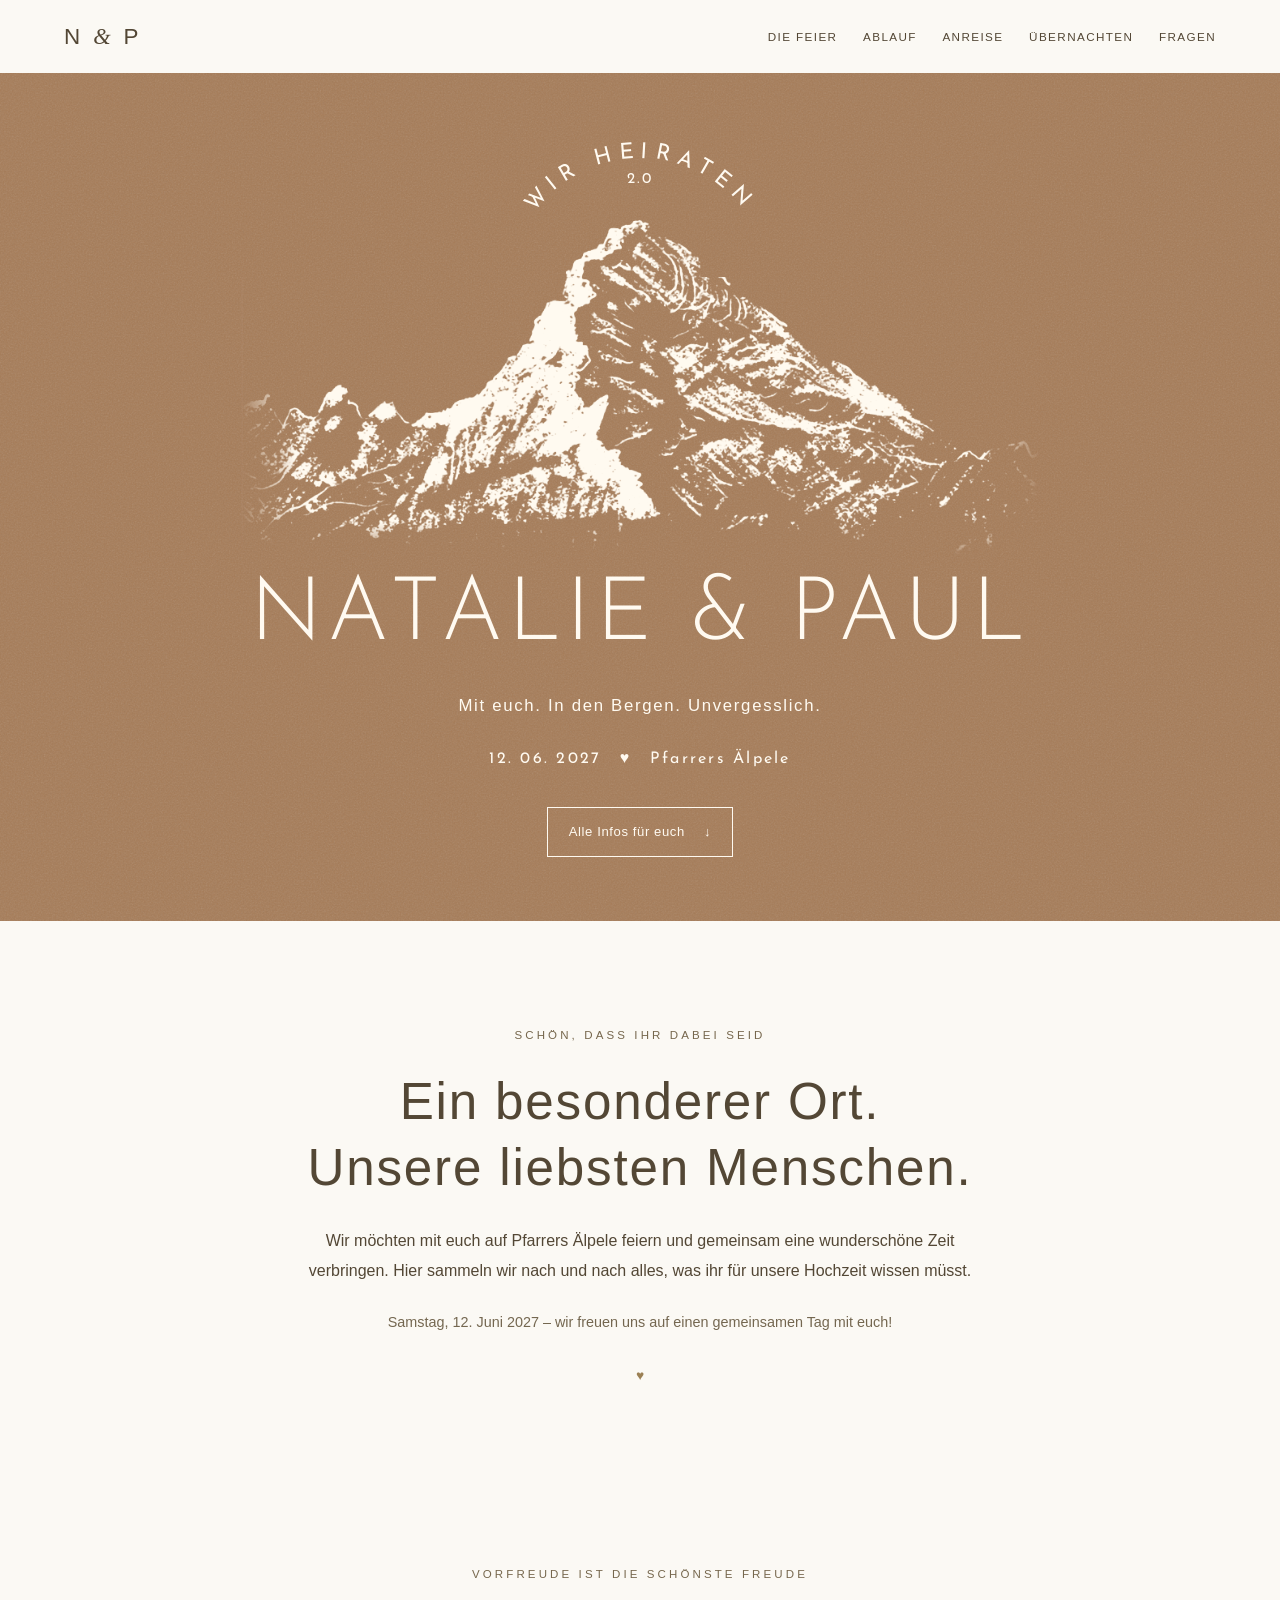
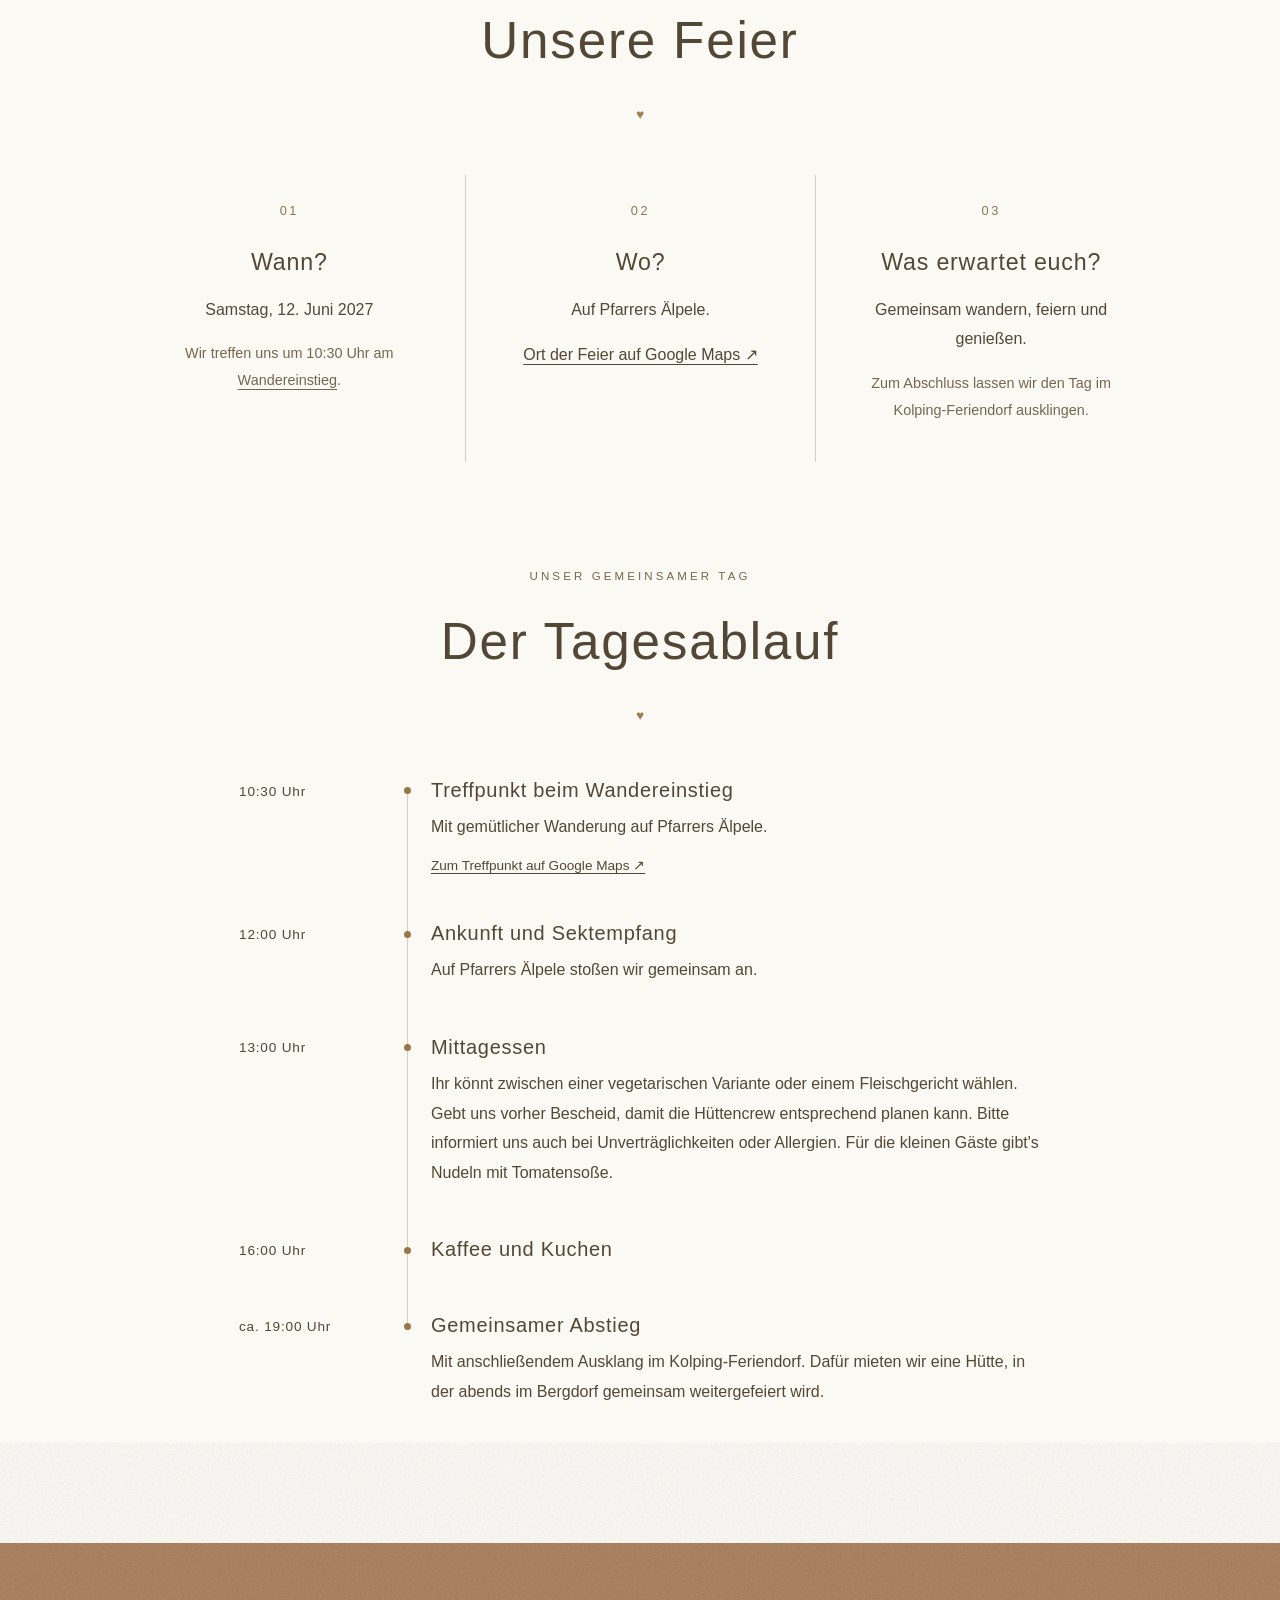
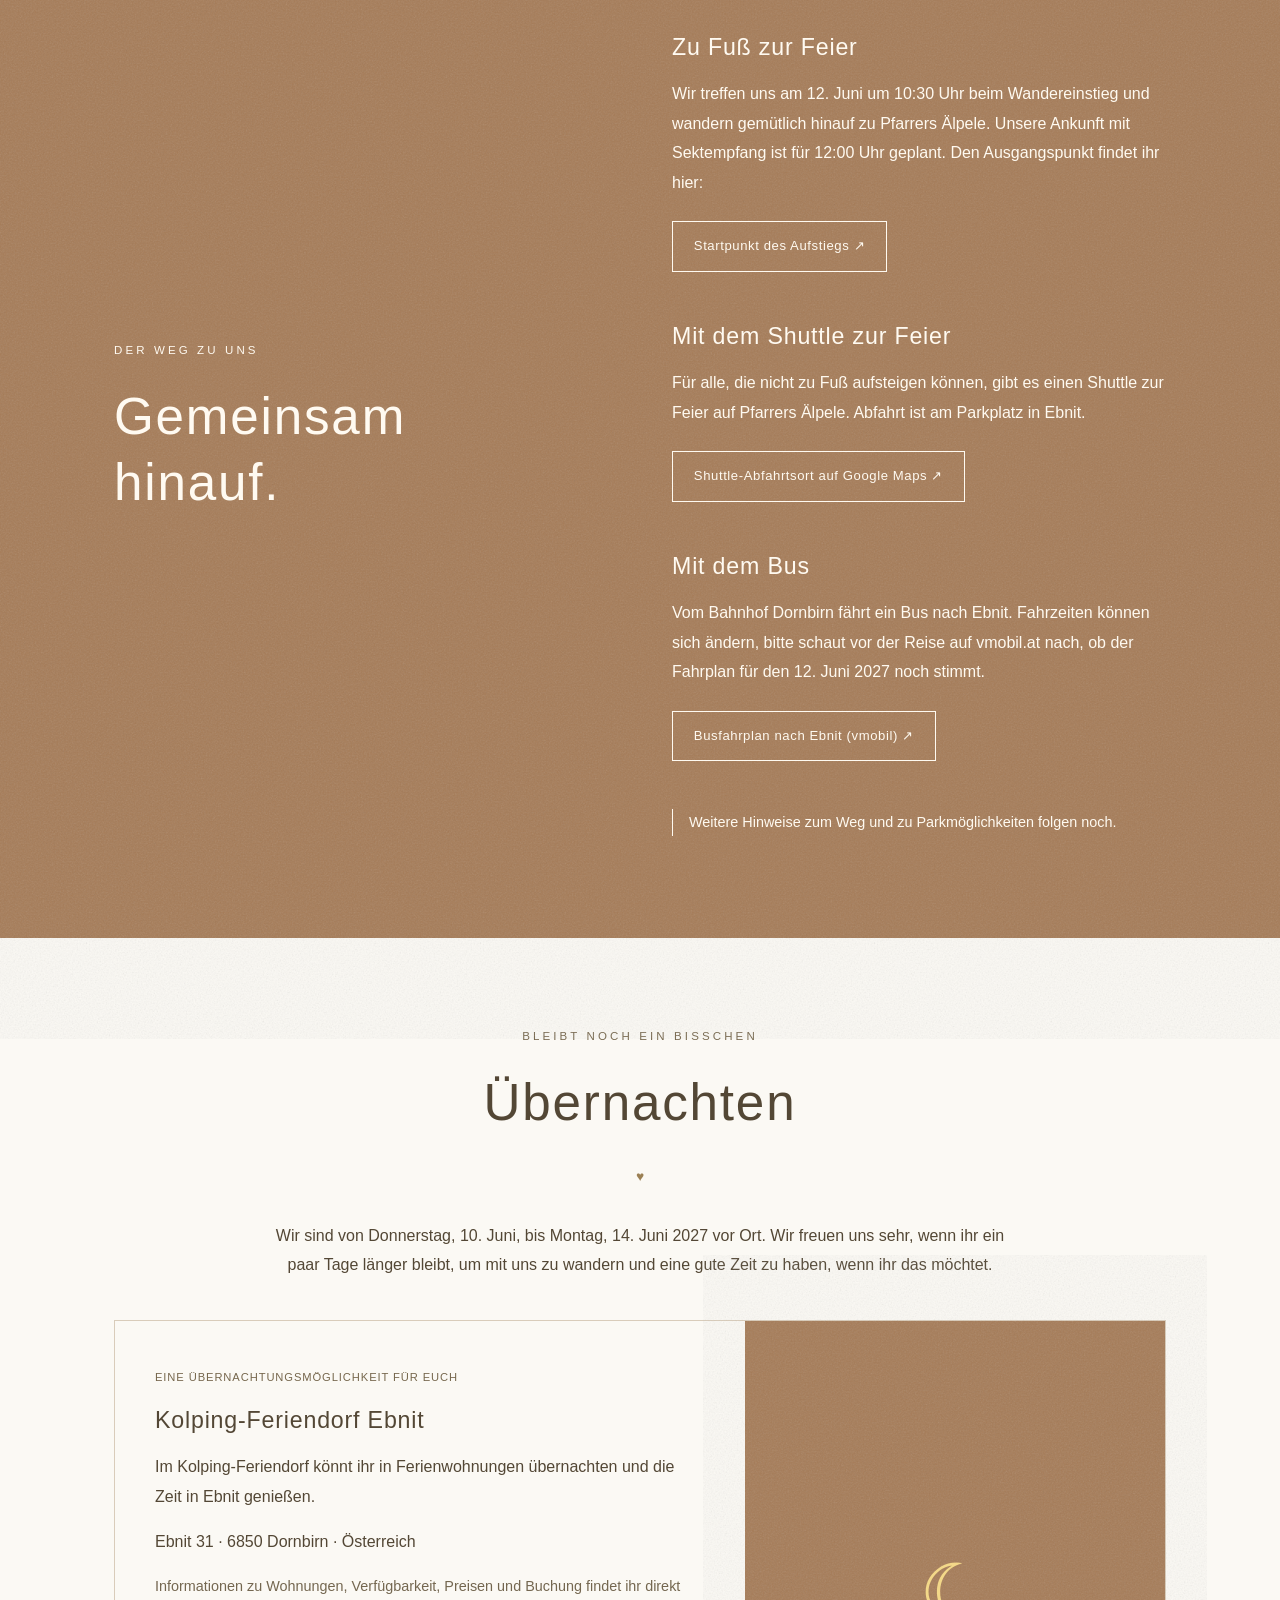
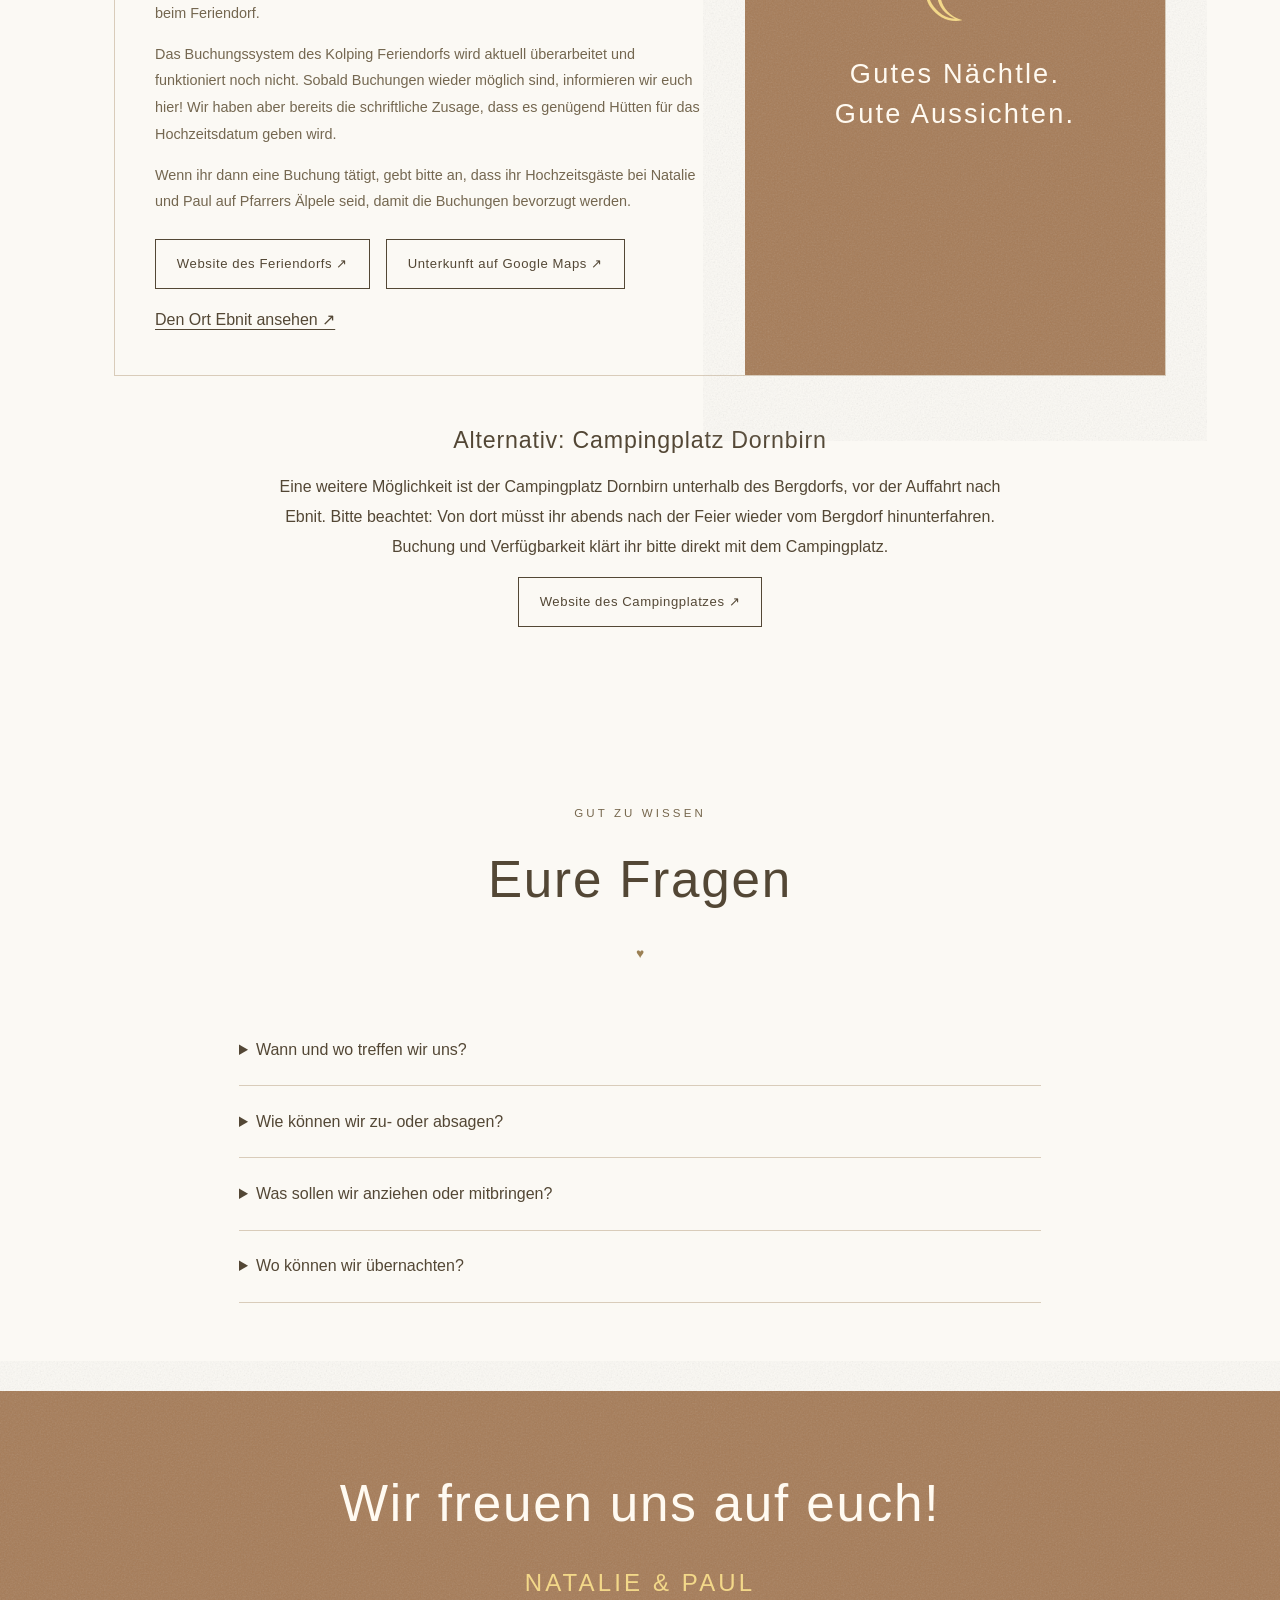
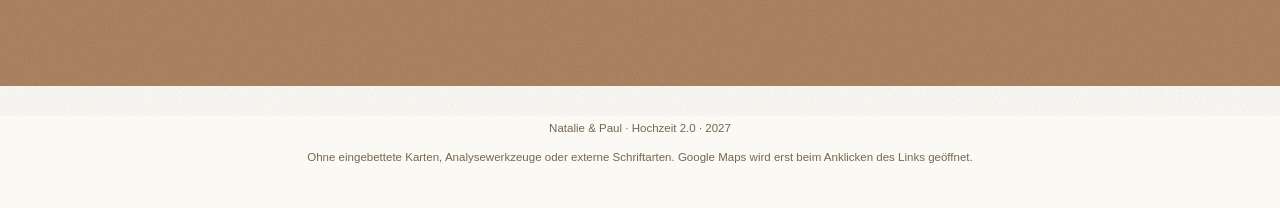
<file: index.html>
<!doctype html>
<html lang="de">
<head>
  <meta charset="utf-8">
  <meta name="viewport" content="width=device-width, initial-scale=1">
  <meta name="description" content="Natalie und Paul – unsere Hochzeit 2.0 im Jahr 2027 auf Pfarrers Älpele. Informationen zu Feier, Anreise und Übernachtung.">
  <meta name="theme-color" content="#a67c58">
  <title>Natalie &amp; Paul · Hochzeit 2.0 · 2027</title>
  <link rel="stylesheet" href="style.css">
</head>
<body>
  <a class="skip" href="#inhalt">Zum Inhalt springen</a>
  <header class="navigation">
    <a class="monogramm" href="#start" aria-label="Natalie und Paul – Startseite">N <span>&amp;</span> P</a>
    <nav aria-label="Hauptnavigation">
      <a href="#feier">Die Feier</a>
      <a href="#ablauf">Ablauf</a>
      <a href="#anreise">Anreise</a>
      <a href="#uebernachten">Übernachten</a>
      <a href="#fragen">Fragen</a>
    </nav>
  </header>
  <main id="inhalt">
    <section class="hero" id="start" aria-labelledby="titel">
      <div class="hero-text">
        <svg class="filter-defs" width="0" height="0" aria-hidden="true" focusable="false">
          <filter id="papierstruktur"><feTurbulence type="fractalNoise" baseFrequency=".65" numOctaves="3" stitchTiles="stitch"/><feColorMatrix type="saturate" values="0"/></filter>
        </svg>
        <svg class="gipfel" viewBox="0 0 800 428" role="img" aria-labelledby="gipfel-titel">
          <title id="gipfel-titel">Wir heiraten 2.0 – Kreidezeichnung eines Berggipfels</title>
          <image href="assets/berg-einladungskarte.webp" y="85" width="800" height="343"/>
          <path id="bogen" d="M270 157 A130 130 0 0 1 530 157" fill="none"/>
          <text class="bogenschrift"><textPath href="#bogen" startOffset="50%" text-anchor="middle">WIR HEIRATEN</textPath></text>
          <text class="bogenschrift klein" x="400" y="52" text-anchor="middle">2.0</text>
        </svg>
        <h1 id="titel">Natalie <span>&amp;</span> Paul</h1>
        <p class="hero-subtitle">Mit euch. In den Bergen. Unvergesslich.</p>
        <div class="datum"><time datetime="2027-06-12">12. 06. 2027</time> <span>♥</span> Pfarrers Älpele</div>
        <a class="button" href="#feier">Alle Infos für euch <span aria-hidden="true">↓</span></a>
      </div>
    </section>
    <section class="intro section">
      <p class="eyebrow">Schön, dass ihr dabei seid</p>
      <h2>Ein besonderer Ort.<br>Unsere liebsten Menschen.</h2>
      <p>Wir möchten mit euch auf Pfarrers Älpele feiern und gemeinsam eine wunderschöne Zeit verbringen. Hier sammeln wir nach und nach alles, was ihr für unsere Hochzeit wissen müsst.</p>
      <p class="hinweis">Samstag, 12. Juni 2027 – wir freuen uns auf einen gemeinsamen Tag mit euch!</p>
    </section>
    <section class="section" id="feier" aria-labelledby="feier-titel">
      <div class="section-heading"><p class="eyebrow">Vorfreude ist die schönste Freude</p><h2 id="feier-titel">Unsere Feier</h2></div>
      <div class="cards">
        <article class="card"><span class="nummer">01</span><h3>Wann?</h3><p>Samstag, 12. Juni 2027</p><p class="muted">Wir treffen uns um 10:30 Uhr am <a href="https://maps.app.goo.gl/ZvrrkcyxLTmNJi4U7" target="_blank" rel="noopener noreferrer">Wandereinstieg<span class="sr-only"> (öffnet in einem neuen Tab)</span></a>.</p></article>
        <article class="card"><span class="nummer">02</span><h3>Wo?</h3><p>Auf Pfarrers Älpele.</p><a href="https://maps.app.goo.gl/fwjNqAUkVC915Zmy9" target="_blank" rel="noopener noreferrer">Ort der Feier auf Google Maps ↗<span class="sr-only"> (öffnet in einem neuen Tab)</span></a></article>
        <article class="card"><span class="nummer">03</span><h3>Was erwartet euch?</h3><p>Gemeinsam wandern, feiern und genießen.</p><p class="muted">Zum Abschluss lassen wir den Tag im Kolping-Feriendorf ausklingen.</p></article>
      </div>
    </section>
    <section class="section tagesablauf" id="ablauf" aria-labelledby="ablauf-titel">
      <div class="section-heading"><p class="eyebrow">Unser gemeinsamer Tag</p><h2 id="ablauf-titel">Der Tagesablauf</h2></div>
      <ol class="zeitplan">
        <li><time datetime="2027-06-12T10:30">10:30 Uhr</time><div><h3>Treffpunkt beim Wandereinstieg</h3><p>Mit gemütlicher Wanderung auf Pfarrers Älpele.</p><a href="https://maps.app.goo.gl/ZvrrkcyxLTmNJi4U7" target="_blank" rel="noopener noreferrer">Zum Treffpunkt auf Google Maps ↗<span class="sr-only"> (öffnet in einem neuen Tab)</span></a></div></li>
        <li><time datetime="2027-06-12T12:00">12:00 Uhr</time><div><h3>Ankunft und Sektempfang</h3><p>Auf Pfarrers Älpele stoßen wir gemeinsam an.</p></div></li>
        <li><time datetime="2027-06-12T13:00">13:00 Uhr</time><div><h3>Mittagessen</h3><p>Ihr könnt zwischen einer vegetarischen Variante oder einem Fleischgericht wählen. Gebt uns vorher Bescheid, damit die Hüttencrew entsprechend planen kann. Bitte informiert uns auch bei Unverträglichkeiten oder Allergien. Für die kleinen Gäste gibt's Nudeln mit Tomatensoße.</p></div></li>
        <li><time datetime="2027-06-12T16:00">16:00 Uhr</time><div><h3>Kaffee und Kuchen</h3></div></li>
        <li><time datetime="2027-06-12T19:00">ca. 19:00 Uhr</time><div><h3>Gemeinsamer Abstieg</h3><p>Mit anschließendem Ausklang im Kolping-Feriendorf. Dafür mieten wir eine Hütte, in der abends im Bergdorf gemeinsam weitergefeiert wird.</p></div></li>
      </ol>
    </section>
    <section class="reise" id="anreise" aria-labelledby="anreise-titel">
      <div class="section reise-inner"><div><p class="eyebrow">Der Weg zu uns</p><h2 id="anreise-titel">Gemeinsam<br>hinauf.</h2></div><div><div class="weg"><h3>Zu Fuß zur Feier</h3><p>Wir treffen uns am 12. Juni um 10:30 Uhr beim Wandereinstieg und wandern gemütlich hinauf zu Pfarrers Älpele. Unsere Ankunft mit Sektempfang ist für 12:00 Uhr geplant. Den Ausgangspunkt findet ihr hier:</p><a class="button" href="https://maps.app.goo.gl/ZvrrkcyxLTmNJi4U7" target="_blank" rel="noopener noreferrer">Startpunkt des Aufstiegs ↗<span class="sr-only"> (öffnet Google Maps in einem neuen Tab)</span></a></div><div class="weg"><h3>Mit dem Shuttle zur Feier</h3><p>Für alle, die nicht zu Fuß aufsteigen können, gibt es einen Shuttle zur Feier auf Pfarrers Älpele. Abfahrt ist am Parkplatz in Ebnit.</p><a class="button" href="https://maps.app.goo.gl/EHafp6ATxJmThJydA?g_st=aw" target="_blank" rel="noopener noreferrer">Shuttle-Abfahrtsort auf Google Maps ↗<span class="sr-only"> (öffnet in einem neuen Tab)</span></a></div><div class="weg"><h3>Mit dem Bus</h3><p>Vom Bahnhof Dornbirn fährt ein Bus nach Ebnit. Fahrzeiten können sich ändern, bitte schaut vor der Reise auf vmobil.at nach, ob der Fahrplan für den 12. Juni 2027 noch stimmt.</p><a class="button" href="https://www.vmobil.at/sites/default/files/2025-11/177.pdf" target="_blank" rel="noopener noreferrer">Busfahrplan nach Ebnit (vmobil) ↗<span class="sr-only"> (öffnet PDF in einem neuen Tab)</span></a></div><p class="hinweis">Weitere Hinweise zum Weg und zu Parkmöglichkeiten folgen noch.</p></div></div>
    </section>
    <section class="section" id="uebernachten" aria-labelledby="uebernachten-titel">
      <div class="section-heading"><p class="eyebrow">Bleibt noch ein bisschen</p><h2 id="uebernachten-titel">Übernachten</h2></div>
      <p class="aufenthalt">Wir sind von Donnerstag, 10. Juni, bis Montag, 14. Juni 2027 vor Ort. Wir freuen uns sehr, wenn ihr ein paar Tage länger bleibt, um mit uns zu wandern und eine gute Zeit zu haben, wenn ihr das möchtet.</p>
      <article class="unterkunft"><div><span class="tag">Eine Übernachtungsmöglichkeit für euch</span><h3>Kolping-Feriendorf Ebnit</h3><p>Im Kolping-Feriendorf könnt ihr in Ferienwohnungen übernachten und die Zeit in Ebnit genießen.</p><p>Ebnit 31 · 6850 Dornbirn · Österreich</p><p class="muted">Informationen zu Wohnungen, Verfügbarkeit, Preisen und Buchung findet ihr direkt beim Feriendorf. </p><p class="muted">Das Buchungssystem des Kolping Feriendorfs wird aktuell überarbeitet und funktioniert noch nicht. Sobald Buchungen wieder möglich sind, informieren wir euch hier! Wir haben aber bereits die schriftliche Zusage, dass es genügend Hütten für das Hochzeitsdatum geben wird.</p><p class="muted">Wenn ihr dann eine Buchung tätigt, gebt bitte an, dass ihr Hochzeitsgäste bei Natalie und Paul auf Pfarrers Älpele seid, damit die Buchungen bevorzugt werden.</p><div class="links"><a class="button secondary" href="https://www.kolping-ebnit.at/" target="_blank" rel="noopener noreferrer">Website des Feriendorfs ↗<span class="sr-only"> (öffnet in einem neuen Tab)</span></a><a class="button secondary" href="https://www.google.com/maps/search/?api=1&amp;query=Kolping-Feriendorf+Ebnit+31+6850+Dornbirn" target="_blank" rel="noopener noreferrer">Unterkunft auf Google Maps ↗<span class="sr-only"> (öffnet in einem neuen Tab)</span></a><a href="https://maps.app.goo.gl/HhwFWJqcy7rDhzZF8" target="_blank" rel="noopener noreferrer">Den Ort Ebnit ansehen ↗<span class="sr-only"> (öffnet Google Maps in einem neuen Tab)</span></a></div></div><div class="nacht" aria-hidden="true"><span>☾</span><p>Gutes Nächtle.<br>Gute Aussichten.</p></div></article>
      <div class="zusatz"><h3>Alternativ: Campingplatz Dornbirn</h3><p>Eine weitere Möglichkeit ist der Campingplatz Dornbirn unterhalb des Bergdorfs, vor der Auffahrt nach Ebnit. Bitte beachtet: Von dort müsst ihr abends nach der Feier wieder vom Bergdorf hinunterfahren. Buchung und Verfügbarkeit klärt ihr bitte direkt mit dem Campingplatz.</p><a class="button secondary" href="https://camping-dornbirn.at/" target="_blank" rel="noopener noreferrer">Website des Campingplatzes ↗<span class="sr-only"> (öffnet in einem neuen Tab)</span></a></div>
    </section>
    <section class="section faq" id="fragen" aria-labelledby="fragen-titel">
      <div class="section-heading"><p class="eyebrow">Gut zu wissen</p><h2 id="fragen-titel">Eure Fragen</h2></div>
      <details><summary>Wann und wo treffen wir uns?</summary><p>Am Samstag, 12. Juni 2027, um 10:30 Uhr beim Wandereinstieg. Den Kartenlink findet ihr unter „Anreise“. Von dort wandern wir gemeinsam auf Pfarrers Älpele.</p></details>
      <details><summary>Wie können wir zu- oder absagen?</summary><p>Die Informationen zur Rückmeldung und eine mögliche Frist ergänzen wir noch. Auf dieser Website gibt es aktuell kein Anmeldeformular.</p></details>
      <details><summary>Was sollen wir anziehen oder mitbringen?</summary><p>Unser Dresscode: festlich-bergtauglich. Kurze Hosen und kurze Kleidung sind völlig in Ordnung, da sind wir entspannt. Wir wandern etwa eine Stunde über einen Wald- und Wiesenweg hinauf zur Feier. Dafür solltet ihr festes Schuhwerk tragen.</p></details>
      <details><summary>Wo können wir übernachten?</summary><p>Das Kolping-Feriendorf Ebnit ist eine Möglichkeit für eure Übernachtung. Oben findet ihr die offizielle Website und den Kartenlink. Bitte klärt die Buchung und Verfügbarkeit direkt mit der Unterkunft. Alternativ gibt es den Campingplatz Dornbirn unterhalb des Bergdorfs. Von dort müsst ihr abends wieder vom Bergdorf hinunterfahren.</p></details>
    </section>
    <section class="abschluss"><h2>Wir freuen uns auf euch!</h2><p class="unterschrift">Natalie &amp; Paul</p></section>
  </main>
  <footer><p>Natalie &amp; Paul · Hochzeit 2.0 · 2027</p><p>Ohne eingebettete Karten, Analysewerkzeuge oder externe Schriftarten. Google Maps wird erst beim Anklicken des Links geöffnet.</p></footer>
</body>
</html>
</file>
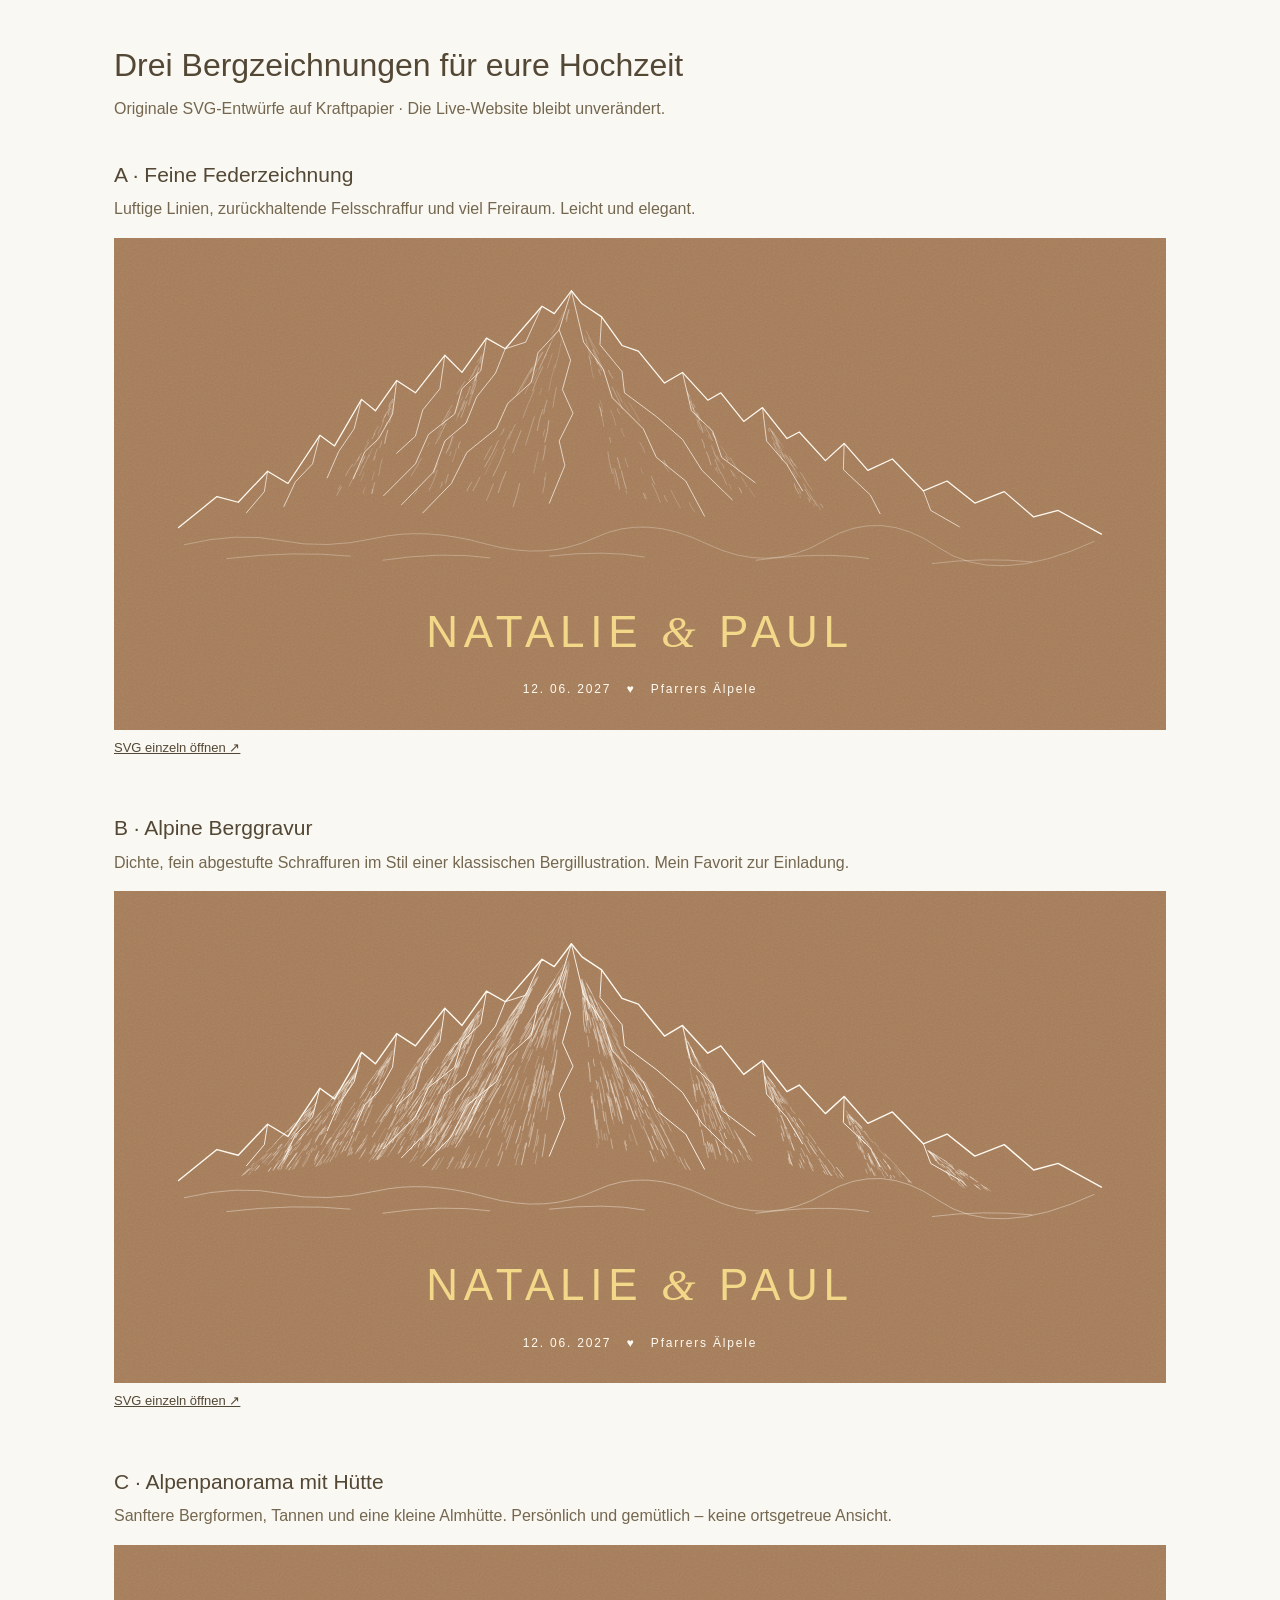
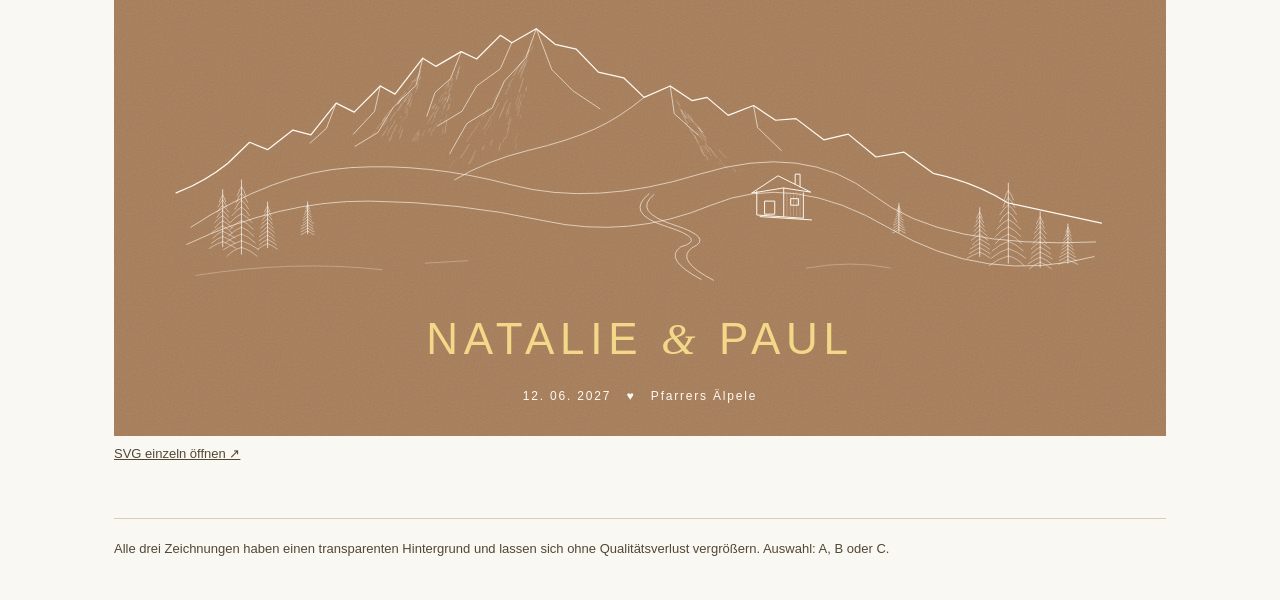
<file: design-backups/index.html>
<!doctype html><html lang="de"><head><meta charset="utf-8"><meta name="viewport" content="width=device-width,initial-scale=1"><title>Bergzeichnungen – Auswahl für Natalie &amp; Paul</title><style>
*{box-sizing:border-box}body{margin:0;background:#faf8f2;color:#534735;font-family:"Segoe UI",sans-serif;line-height:1.6}main{max-width:1100px;margin:auto;padding:40px 24px}h1{font-weight:300;font-size:32px;margin:0}h2{font-weight:400;font-size:21px;margin:0}p{margin:5px 0 16px;color:#746750}section{margin:36px 0 52px}.papier{background-color:#a67c58;background-image:url("papier.svg");padding:16px 36px 30px;text-align:center;color:#fffaf1}.papier img{width:100%;height:auto;display:block}.namen{font-weight:300;font-size:clamp(23px,4vw,44px);letter-spacing:.13em;color:#f3d889;margin:0 0 12px}.namen i{font-family:Georgia,serif}.datum{font-size:12px;letter-spacing:.15em}a{color:inherit;font-size:13px;display:inline-block;margin-top:8px}footer{font-size:13px;border-top:1px solid #d9ccba;padding-top:20px}@media(max-width:600px){main{padding:25px 15px}.papier{padding:12px 12px 25px}h1{font-size:25px}.datum{font-size:10px;letter-spacing:.05em}}
</style></head><body><main><h1>Drei Bergzeichnungen für eure Hochzeit</h1><p>Originale SVG-Entwürfe auf Kraftpapier · Die Live-Website bleibt unverändert.</p><section><header><h2>A · Feine Federzeichnung</h2><p>Luftige Linien, zurückhaltende Felsschraffur und viel Freiraum. Leicht und elegant.</p></header><div class="papier"><img src="a-federzeichnung.svg" alt="A · Feine Federzeichnung"><div class="namen">NATALIE <i>&amp;</i> PAUL</div><div class="datum">12. 06. 2027 &nbsp; ♥ &nbsp; Pfarrers Älpele</div></div><a href="a-federzeichnung.svg">SVG einzeln öffnen ↗</a></section><section><header><h2>B · Alpine Berggravur</h2><p>Dichte, fein abgestufte Schraffuren im Stil einer klassischen Bergillustration. Mein Favorit zur Einladung.</p></header><div class="papier"><img src="b-berggravur.svg" alt="B · Alpine Berggravur"><div class="namen">NATALIE <i>&amp;</i> PAUL</div><div class="datum">12. 06. 2027 &nbsp; ♥ &nbsp; Pfarrers Älpele</div></div><a href="b-berggravur.svg">SVG einzeln öffnen ↗</a></section><section><header><h2>C · Alpenpanorama mit Hütte</h2><p>Sanftere Bergformen, Tannen und eine kleine Almhütte. Persönlich und gemütlich – keine ortsgetreue Ansicht.</p></header><div class="papier"><img src="c-alpenpanorama.svg" alt="C · Alpenpanorama mit Hütte"><div class="namen">NATALIE <i>&amp;</i> PAUL</div><div class="datum">12. 06. 2027 &nbsp; ♥ &nbsp; Pfarrers Älpele</div></div><a href="c-alpenpanorama.svg">SVG einzeln öffnen ↗</a></section><footer>Alle drei Zeichnungen haben einen transparenten Hintergrund und lassen sich ohne Qualitätsverlust vergrößern. Auswahl: A, B oder C.</footer></main></body></html>
</file>
<file: style.css>
@font-face { font-family: "Josefin Sans"; font-weight: 300; font-display: swap; src: url("assets/fonts/josefin-sans-latin-300.woff2") format("woff2"); }
@font-face { font-family: "Josefin Sans"; font-weight: 400; font-display: swap; src: url("assets/fonts/josefin-sans-latin-400.woff2") format("woff2"); }
:root {
  --papier: #fbf9f4;
  --tinte: #534735;
  --salbei: #76674d;
  --linie: #d9ccba;
  --gold: #f3d889;
  --kraft: #a67c58;
}

* { box-sizing: border-box; }
html { scroll-behavior: smooth; scroll-padding-top: 2rem; }
body {
  margin: 0;
  background: var(--papier);
  color: var(--tinte);
  font-family: "Avenir Next", Avenir, "Century Gothic", "Segoe UI", sans-serif;
  font-weight: 400;
  line-height: 1.85;
  -webkit-font-smoothing: antialiased;
}
a { color: inherit; text-underline-offset: .25em; }
a:focus-visible, summary:focus-visible { outline: 3px solid currentColor; outline-offset: 6px; }
h1, h2, h3, p { margin-top: 0; }
h1, h2, h3 { font-weight: 300; }
h2 { font-size: clamp(2rem, 4vw, 3.2rem); line-height: 1.3; letter-spacing: .035em; margin-bottom: 1.5rem; }
h3 { font-size: 1.45rem; line-height: 1.4; letter-spacing: .035em; margin-bottom: 1rem; }
.navigation { padding: 1rem clamp(1rem, 5vw, 5rem); display: flex; justify-content: space-between; align-items: center; gap: 1rem; background: var(--papier); }
.monogramm { text-decoration: none; font-size: 1.4rem; font-weight: 300; letter-spacing: .15em; white-space: nowrap; }
.monogramm span { font-family: Georgia, serif; font-style: italic; }
.navigation nav { display: flex; gap: clamp(.8rem, 2vw, 2rem); flex-wrap: wrap; }
.navigation nav a { text-decoration: none; font-size: .73rem; letter-spacing: .12em; text-transform: uppercase; }
.navigation nav a:hover { text-decoration: underline; }
.hero, .reise, .nacht, .abschluss { background-color: var(--kraft); position: relative; isolation: isolate; }
.hero::before, .reise::before, .nacht::before, .abschluss::before {
  content: "";
  position: absolute;
  inset: 0;
  z-index: -1;
  opacity: .16;
  filter: url(#papierstruktur);
  background: #6d4e34;
  pointer-events: none;
}
.hero { display: grid; place-items: center; text-align: center; overflow: hidden; color: #fffaf1; min-height: 760px; }
.hero-text { width: min(100%, 1000px); padding: 3.6rem 1.5rem 4rem; }
.eyebrow { text-transform: uppercase; letter-spacing: .27em; font-size: .72rem; font-weight: 500; color: var(--salbei); margin-bottom: 1.4rem; }
.hero .eyebrow { color: #fffaf1; letter-spacing: .38em; }
.gipfel { display: block; width: min(800px, 100%); height: auto; margin: 0 auto .4rem; overflow: visible; }
.bogenschrift { fill: #fffaf1; font-family: "Josefin Sans", "Avenir Next", Avenir, "Century Gothic", sans-serif; font-weight: 400; font-size: 22px; letter-spacing: 7px; }
.bogenschrift.klein { font-size: 15px; letter-spacing: 2px; }
.filter-defs { position: absolute; width: 0; height: 0; overflow: hidden; }
h1 { font-family: "Josefin Sans", "Avenir Next", Avenir, "Century Gothic", sans-serif; font-size: clamp(2.8rem, 7vw, 5.5rem); letter-spacing: .06em; text-transform: uppercase; line-height: 1.2; margin-bottom: 1.2rem; color: #fffaf1; font-weight: 300; }
h1 span { font-family: inherit; font-style: normal; font-weight: 300; }
.hero-subtitle { font-size: clamp(.9rem, 2vw, 1.05rem); letter-spacing: .1em; }
.datum { font-family: "Josefin Sans", "Avenir Next", Avenir, sans-serif; font-weight: 400; letter-spacing: .14em; font-size: 1rem; margin: 1.5rem 0 2rem; }
.datum span { margin: 0 .7rem; }
.button { display: inline-flex; align-items: center; justify-content: center; gap: 1.2rem; padding: .75rem 1.3rem; background: transparent; color: inherit; text-decoration: none; border: 1px solid currentColor; border-radius: 0; font-size: .82rem; letter-spacing: .045em; transition: background-color .2s; }
.button:hover { background: #ffffff18; }
.section { max-width: 1100px; margin: auto; padding: 5.5rem 1.5rem; }
.intro { max-width: 760px; text-align: center; padding-top: 6.5rem; }
.intro::after, .section-heading::after { content: "♥"; display: block; color: #9b8054; font-size: .85rem; margin-top: 1.7rem; }
.hinweis, .muted { color: #746750; font-size: .9rem; }
.hinweis { border-left: 1px solid currentColor; padding-left: 1rem; margin-top: 1.5rem; }
.intro .hinweis { border: 0; padding: 0; }
.section-heading { text-align: center; margin-bottom: 3rem; }
.section-heading h2 { margin-bottom: 0; }
.cards { display: grid; grid-template-columns: repeat(3, 1fr); gap: 0; }
.card { padding: 1.5rem 2rem; text-align: center; }
.card + .card { border-left: 1px solid var(--linie); }
.nummer { display: block; font-size: .8rem; letter-spacing: .2em; color: #8c7552; margin-bottom: 1.5rem; }
.reise { color: #fffaf1; }
.reise .eyebrow, .reise .hinweis { color: #fffaf1; }
.weg + .weg { margin-top: 3rem; }
.weg h3 { margin-bottom: 1rem; }
.weg p { margin-bottom: 1.5rem; }
.reise .hinweis { margin-top: 3rem; }
.reise-inner { display: grid; grid-template-columns: 1fr 1fr; gap: 4rem; align-items: center; }
.unterkunft { display: grid; grid-template-columns: 1.5fr 1fr; border: 1px solid var(--linie); }
.unterkunft > div:first-child { padding: 2.5rem; }
.tag { display: inline-block; font-size: .7rem; color: var(--salbei); margin-bottom: 1rem; letter-spacing: .08em; text-transform: uppercase; }
.secondary:hover { background: #a67c5810; }
.aufenthalt { max-width: 46rem; margin: -1rem auto 2.5rem; text-align: center; }
.zusatz { max-width: 46rem; margin: 3rem auto 0; text-align: center; }
.links { display: flex; flex-wrap: wrap; gap: 1rem; align-items: center; margin-top: 1.5rem; }
.nacht { color: #fffaf1; display: flex; flex-direction: column; justify-content: center; align-items: center; text-align: center; padding: 2rem; }
.nacht > span { font-size: 5rem; line-height: 1.5; color: var(--gold); }
.nacht p { font-size: 1.7rem; font-weight: 300; letter-spacing: .08em; line-height: 1.5; }
.faq { max-width: 850px; }
.tagesablauf { max-width: 850px; padding-top: 1rem; }
.zeitplan { list-style: none; margin: 0; padding: 0; }
.zeitplan li { display: grid; grid-template-columns: 10rem 1fr; gap: 2rem; position: relative; padding: 0 0 2.5rem; }
.zeitplan li::before { content: ""; position: absolute; left: 10.5rem; top: .7rem; bottom: -.7rem; border-left: 1px solid var(--linie); }
.zeitplan li::after { content: ""; position: absolute; left: calc(10.5rem - 3px); top: .7rem; width: 7px; height: 7px; border-radius: 50%; background: #977747; }
.zeitplan li:last-child::before { display: none; }
.zeitplan time { font-size: .85rem; letter-spacing: .06em; padding-top: .15rem; }
.zeitplan h3 { font-size: 1.25rem; margin-bottom: .5rem; }
.zeitplan p { margin-bottom: .5rem; }
.zeitplan a { font-size: .85rem; }
details { border-bottom: 1px solid var(--linie); padding: 1.3rem 0; }
summary { cursor: pointer; font-weight: 400; }
details p { margin: 1rem 0 .2rem; padding-left: 1rem; }
.abschluss { text-align: center; padding: 5rem 1.5rem; color: #fffaf1; }
.abschluss .eyebrow { color: #fffaf1; }
.unterschrift { font-size: 1.5rem; font-weight: 300; letter-spacing: .13em; text-transform: uppercase; color: var(--gold); margin: 0; }
footer { padding: 2rem 1.5rem; text-align: center; font-size: .72rem; color: #746750; }
footer p { max-width: 700px; margin: 0 auto .5rem; }
.skip { position: absolute; left: 1rem; top: -100px; background: var(--tinte); color: white; padding: .7rem; z-index: 10; }
.skip:focus { top: 1rem; }
.sr-only { position: absolute; width: 1px; height: 1px; padding: 0; margin: -1px; overflow: hidden; clip: rect(0, 0, 0, 0); white-space: nowrap; border: 0; }

@media (max-width: 700px) {
  .navigation { align-items: flex-start; }
  .navigation nav { justify-content: flex-end; max-width: 240px; gap: .3rem 1rem; }
  .navigation nav a { font-size: .65rem; }
  .hero { min-height: 580px; }
  .hero-text { padding: 3rem 1.25rem; }
  .hero .eyebrow { font-size: .62rem; letter-spacing: .22em; }
  h1 { font-size: clamp(2rem, 8vw, 3.5rem); letter-spacing: .04em; }
  .gipfel { margin: 2rem auto; }
  .cards, .reise-inner, .unterkunft { grid-template-columns: 1fr; }
  .reise-inner { gap: 1rem; }
  .section { padding: 3.5rem 1.25rem; }
  .card { padding: 1.8rem 1rem; }
  .card + .card { border-left: 0; border-top: 1px solid var(--linie); }
  .nummer { margin-bottom: 1rem; }
  .unterkunft > div:first-child { padding: 1.5rem; }
  .nacht { padding: 1.5rem; }
  .nacht > span { font-size: 3rem; }
  .nacht p { font-size: 1.4rem; }
  .button { max-width: 100%; text-align: center; }
  .datum { font-size: .72rem; letter-spacing: .08em; }
  .zeitplan li { grid-template-columns: 1fr; gap: .4rem; padding: 0 0 2rem 1.4rem; }
  .zeitplan li::before { left: 0; }
  .zeitplan li::after { left: -3px; }
}
@media (prefers-reduced-motion: reduce) {
  html { scroll-behavior: auto; }
  .button { transition: none; }
}
</file>
